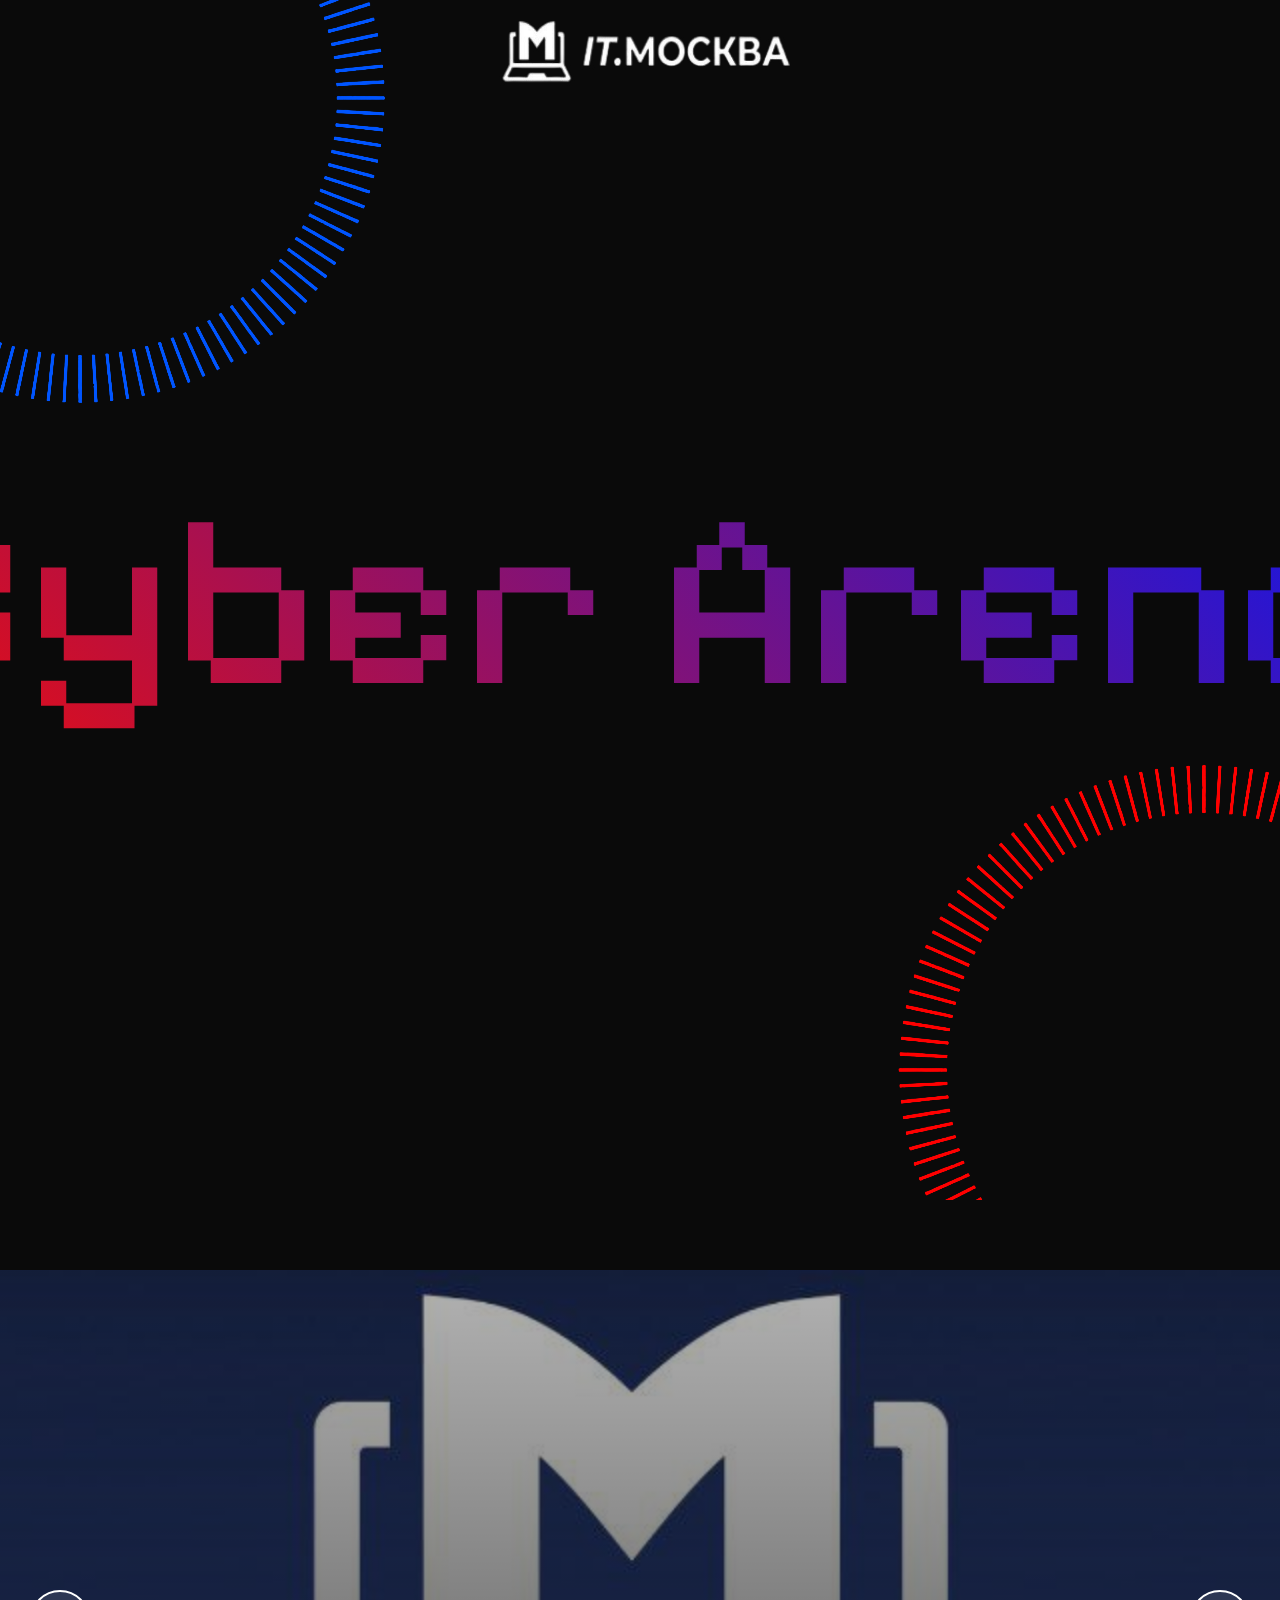
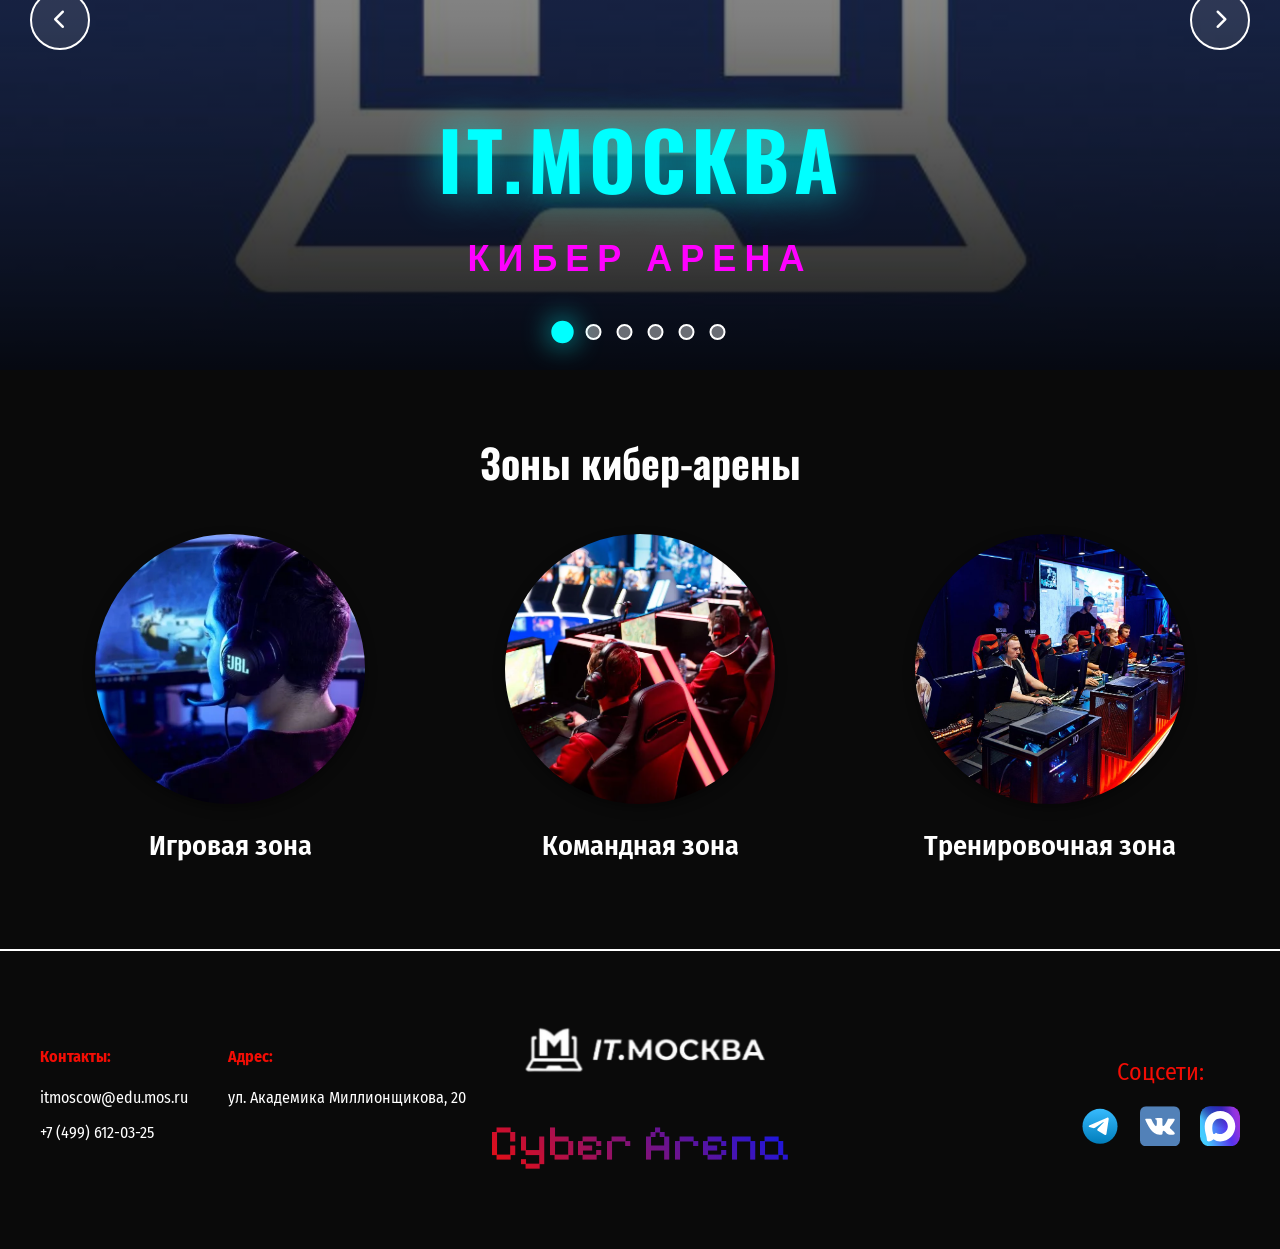
<file: xacaton/index.html>
<!DOCTYPE html>
<html lang="ru">
<head>
  <meta charset="UTF-8" />
  <meta name="viewport" content="width=device-width, initial-scale=1.0" />
  <title>IT.МОСКВА | КИБЕР АРЕНА</title>
  <link rel="preconnect" href="https://fonts.googleapis.com">
  <link rel="preconnect" href="https://fonts.gstatic.com" crossorigin>
  <link href="https://fonts.googleapis.com/css2?family=Oswald:wght@200..700&family=Rajdhani:wght@400;500;600;700&family=Fira+Sans+Condensed:wght@300;400;500;600;700&family=Pixelify+Sans:wght@400..700&display=swap" rel="stylesheet">
  <link rel="stylesheet" href="https://cdnjs.cloudflare.com/ajax/libs/font-awesome/6.4.0/css/all.min.css">
  <link rel="stylesheet" href="style.css">
</head>
  <header class="header">
    <img class="header-logo" src="./image/Лого.png" alt="Логотип ИТ.Москва">
    <img class="header-shtrih-blue" src="./image/Штрих синий (1).png" alt="">
    <span class="header-span">Cyber Arena</span>
    <img class="header-shtrih-red" src="./image/Штрих красный (1).png" alt="">
  </header>

  <section id="home" class="hero-slider">
    <div class="slider-container">
      <div class="slide active">
        <img src="./image/5280623730675619363.jpg" alt="Cyber Arena">
        <div class="slide-overlay"></div>
        <div class="slide-content">
          <h1 class="slide-title">IT.МОСКВА</h1>
          <p class="slide-subtitle">КИБЕР АРЕНА</p>
        </div>
      </div>

      <div class="slide">
        <img src="./image/i (9).png" alt="Tournaments">
        <div class="slide-overlay"></div>
        <div class="slide-content">
          <h1 class="slide-title">УЧАСТВУЙ В ТУРНИРАХ</h1>
          <p class="slide-text">ПОПАДИ В КОМАНДУ IT.МОСКВА</p>
          <p class="slide-text highlight">И ПОБЕЖДАЙ НА ЧЕМПИОНАТЕ РОССИИ</p>
        </div>
      </div>

      <div class="slide">
        <img src="./image/orig (2).jpg" alt="Event">
        <div class="slide-overlay"></div>
        <div class="slide-content">
          <div class="event-info">
            <p class="event-date">1 АПРЕЛЯ</p>
            <p class="event-place">КАБИНЕТ 317</p>
            <p class="event-time">15:00</p>
          </div>
          <p class="slide-text">ПРИХОДИ ЗА ПОБЕДОЙ</p>
          <p class="slide-text">И НОВЫМИ ЗНАКОМСТВАМИ!</p>
        </div>
      </div>

      <div class="slide">
        <img src="./image/maxresdefault.jpg" alt="Dread Quote">
        <div class="slide-overlay"></div>
        <div class="slide-content">
          <h1 class="slide-title">"КИБЕРСПОРТ — ЭТО<br>ИСКУССТВО"</h1>
          <p class="slide-text">Где каждый ход, каждая реакция и каждое решение имеют значение</p>
          <p class="slide-text highlight">ЭТО НАСТОЯЩАЯ ГОНКА МОЗГОВ</p>
          <p class="slide-text author">— Андрей "Dread" Голубев</p>
        </div>
      </div>

      <div class="slide">
        <img src="./image/bc3b6056ce98f56889c8078174ab43129099f8ac.jpg" alt="Cybersport Quote 2">
        <div class="slide-overlay"></div>
        <div class="slide-content">
          <h1 class="slide-title">"Я НЕ ИГРАЮ, ЧТОБЫ<br>СТАТЬ ЛУЧШИМ"</h1>
          <p class="slide-text">Я играю, потому что уже лучший</p>
          <p class="slide-text highlight">— Faker (T1)</p>
        </div>
      </div>

      <div class="slide">
        <img src="./image/crack.webp" alt="Cybersport Quote 3">
        <div class="slide-overlay"></div>
        <div class="slide-content">
          <h1 class="slide-title">"ПОРАЖЕНИЕ — ЭТО НЕ КОНЕЦ,<br>А УРОК"</h1>
          <p class="slide-text">Каждый проигрыш делает тебя сильнее</p>
          <p class="slide-text highlight">НИКОГДА НЕ СДАВАЙСЯ!</p>
        </div>
      </div>

      <button class="slider-btn prev" onclick="changeSlide(-1)">
        <i class="fas fa-chevron-left"></i>
      </button>
      <button class="slider-btn next" onclick="changeSlide(1)">
        <i class="fas fa-chevron-right"></i>
      </button>

      <div class="slider-dots">
        <span class="dot active" onclick="currentSlide(0)"></span>
        <span class="dot" onclick="currentSlide(1)"></span>
        <span class="dot" onclick="currentSlide(2)"></span>
        <span class="dot" onclick="currentSlide(3)"></span>
        <span class="dot" onclick="currentSlide(4)"></span>
        <span class="dot" onclick="currentSlide(5)"></span>
      </div>
    </div>
  </section>

  <main id="zones" class="main">
    <h1 class="main-title">Зоны кибер-арены</h1>
    <div class="cards-container">
      <div class="card">
        <a href="index3.html" class="card-link">
          <div class="block">
            <img class="block-img" src="./image/игровой.png" alt="Игровая зона">
          </div>
        </a>
        <p class="caption">Игровая зона</p>
      </div>
      <div class="card">
        <a href="index2.html" class="card-link">
          <div class="block">
            <img class="block-img" src="./image/командный тип зоны (1).png" alt="Командная зона">
          </div>
        </a>
        <p class="caption">Командная зона</p>
      </div>
      <div class="card">
        <a href="index4.html" class="card-link">
          <div class="block">
            <img class="block-img" src="./image/тренировочный тип (1).jpg" alt="Тренировочная зона">
          </div>
        </a>
        <p class="caption">Тренировочная зона</p>
      </div>
    </div>
  </main>

  <footer class="footer">
    <div class="footer-left">
      <ul class="footer-ul">
        <li>Контакты:</li>
        <li><a href="mailto:itmoscow@edu.mos.ru">itmoscow@edu.mos.ru</a></li>
        <li><a href="tel:+74996120325">+7 (499) 612-03-25</a></li>
      </ul>
      <ul class="footer-ul">
        <li>Адрес:</li>
        <li>ул. Академика Миллионщикова, 20</li>
      </ul>
    </div>
    <div class="footer-center">
      <img class="footer-logo" src="./image/Лого.png" alt="Логотип ИТ.Москва">
      <span class="footer-span">Cyber Arena</span>
    </div>
    <div class="footer-right">
      <span class="footer-soc">Соцсети:</span>
      <div class="footer-icons">
        <a href="https://t.me/itmoscow1"><img class="footer-icon" src="./image/telegram.svg" alt="Telegram"></a>
        <a href="https://vk.com/it.moscowpro"><img class="footer-icon" src="./image/vk.svg" alt="ВКонтакте"></a>
        <a href="https://max.ru/id7724035635_gos"><img class="footer-icon" src="./image/MAX.svg" alt="MAX"></a>
      </div>
    </div>
  </footer>

  <script src="script.js"></script>
</body>

</html>
</file>
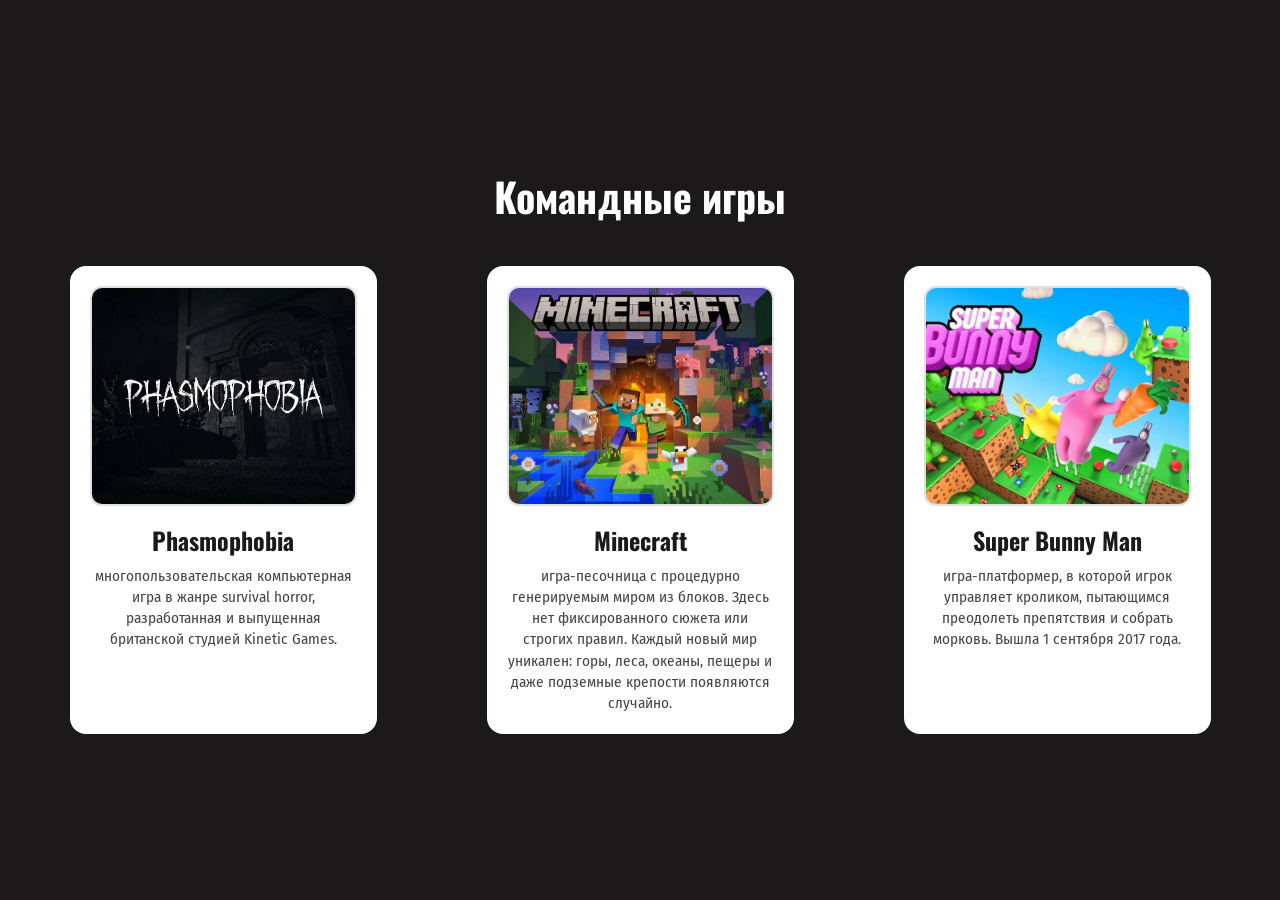
<file: xacaton/index2.html>
<!DOCTYPE html>
<html lang="ru">
<head>
  <meta charset="UTF-8" />
  <meta name="viewport" content="width=device-width, initial-scale=1.0" />
  <title>Кибер-арена</title>
  <link rel="preconnect" href="https://fonts.googleapis.com" />
  <link rel="preconnect" href="https://fonts.gstatic.com" crossorigin />
  <link href="https://fonts.googleapis.com/css2?family=Oswald:wght@200..700&family=Fira+Sans+Condensed:wght@300;400;500;600;700&display=swap" rel="stylesheet">
  <link rel="stylesheet" href="style2.css" />
</head>
<body>
  <main class="main">
    <h1 class="main-title">Командные игры</h1>
    <div class="cards-container">
        <div class="card">
            <img src="./image/i (2).jpg" alt="Phasmophobia">
            <h3>Phasmophobia</h3>
            <p>многопользовательская компьютерная игра в жанре survival horror, разработанная и выпущенная британской студией Kinetic Games.</p>
        </div>
        <div class="card">
            <img src="./image/orig (2).jpg" alt="Minecraft">
            <h3>Minecraft</h3>
            <p>игра-песочница с процедурно генерируемым миром из блоков. Здесь нет фиксированного сюжета или строгих правил. Каждый новый мир уникален: горы, леса, океаны, пещеры и даже подземные крепости появляются случайно.</p>
        </div>
        <div class="card">
            <img src="./image/5278434654564324960.jpg" alt="Super Bunny Man">
            <h3>Super Bunny Man</h3>
            <p>игра-платформер, в которой игрок управляет кроликом, пытающимся преодолеть препятствия и собрать морковь. Вышла 1 сентября 2017 года.  </p>
        </div>
        </div>
    </div>
  </main>
</body>
</file>
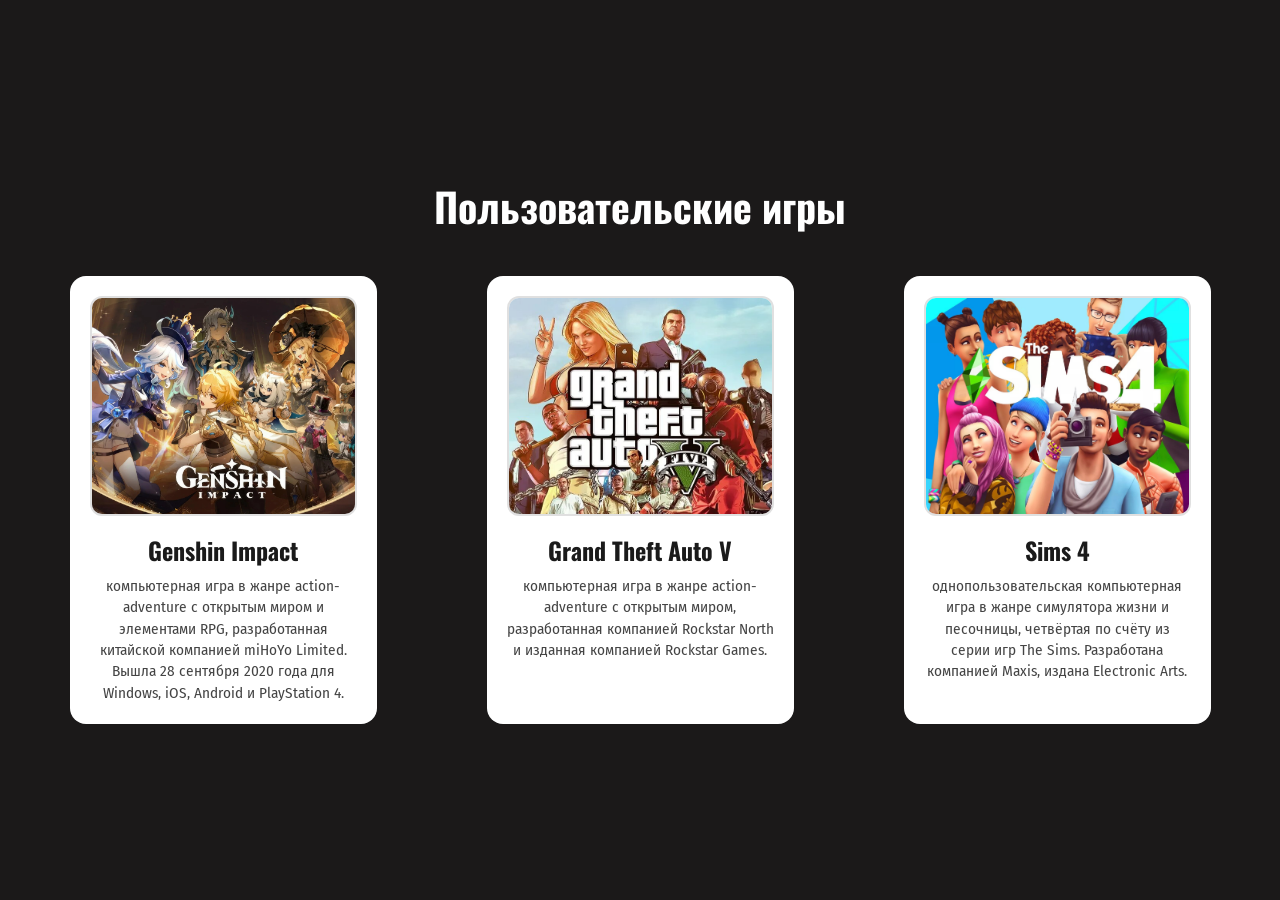
<file: xacaton/index3.html>
<!DOCTYPE html>
<html lang="ru">
<head>
  <meta charset="UTF-8" />
  <meta name="viewport" content="width=device-width, initial-scale=1.0" />
  <title>Кибер-арена</title>
  <link rel="preconnect" href="https://fonts.googleapis.com" />
  <link rel="preconnect" href="https://fonts.gstatic.com" crossorigin />
  <link href="https://fonts.googleapis.com/css2?family=Oswald:wght@200..700&family=Fira+Sans+Condensed:wght@300;400;500;600;700&display=swap" rel="stylesheet">
  <link rel="stylesheet" href="style2.css" />
</head>
<body>
  <main class="main">
    <h1 class="main-title">Пользовательские игры</h1>
    <div class="cards-container">
        <div class="card">
            <img src="./image/i (4).jpg" alt="Genshin Impact">
            <h3>Genshin Impact</h3>
            <p>компьютерная игра в жанре action-adventure с открытым миром и элементами RPG, разработанная китайской компанией miHoYo Limited. Вышла 28 сентября 2020 года для Windows, iOS, Android и PlayStation 4. </p>
        </div>
        <div class="card">
            <img src="./image/orig.jpg" alt="Grand Theft Auto V">
            <h3>Grand Theft Auto V</h3>
            <p>компьютерная игра в жанре action-adventure с открытым миром, разработанная компанией Rockstar North и изданная компанией Rockstar Games. </p>
        </div>
        <div class="card">
            <img src="./image/p1_2353998_f2df7879.jpg" alt="Sims 4">
            <h3>Sims 4</h3>
            <p>однопользовательская компьютерная игра в жанре симулятора жизни и песочницы, четвёртая по счёту из серии игр The Sims. Разработана компанией Maxis, издана Electronic Arts. </p>
        </div>
        </div>
    </div>
  </main>
</body>
</file>
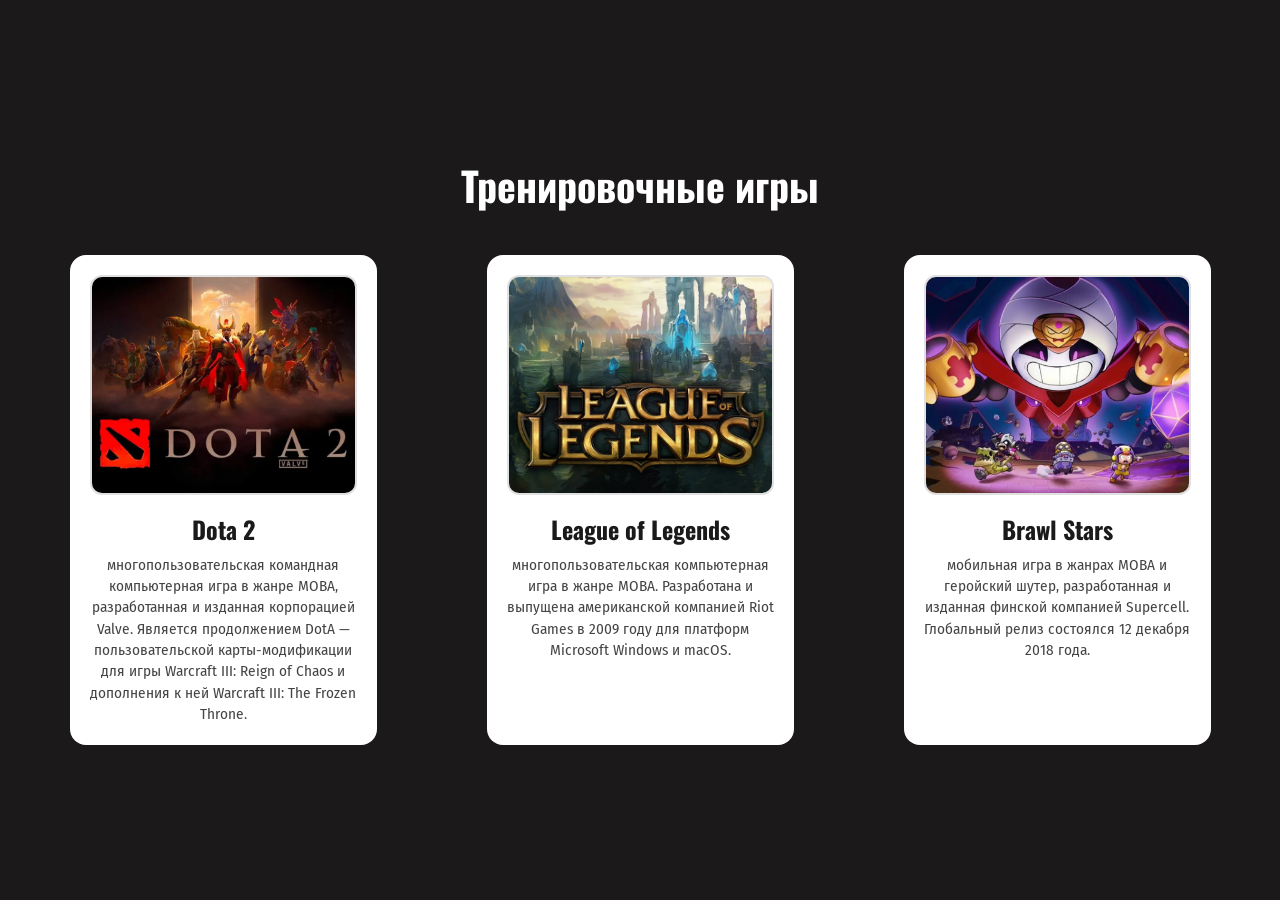
<file: xacaton/index4.html>
<!DOCTYPE html>
<html lang="ru">
<head>
  <meta charset="UTF-8" />
  <meta name="viewport" content="width=device-width, initial-scale=1.0" />
  <title>Кибер-арена</title>
  <link rel="preconnect" href="https://fonts.googleapis.com" />
  <link rel="preconnect" href="https://fonts.gstatic.com" crossorigin />
  <link href="https://fonts.googleapis.com/css2?family=Oswald:wght@200..700&family=Fira+Sans+Condensed:wght@300;400;500;600;700&display=swap" rel="stylesheet">
  <link rel="stylesheet" href="style2.css" />
</head>
<body>
  <main class="main">
    <h1 class="main-title">Тренировочные игры</h1>
    <div class="cards-container">
        <div class="card">
            <img src="./image/i (1).jpg" alt="Dota 2">
            <h3>Dota 2</h3>
            <p>многопользовательская командная компьютерная игра в жанре MOBA, разработанная и изданная корпорацией Valve. Является продолжением DotA — пользовательской карты-модификации для игры Warcraft III: Reign of Chaos и дополнения к ней Warcraft III: The Frozen Throne.</p>
        </div>
        <div class="card">
            <img src="./image/uzA1YAjT3FFsg7tmbqazrA.jpeg" alt="League of Legends">
            <h3>League of Legends</h3>
            <p>многопользовательская компьютерная игра в жанре MOBA. Разработана и выпущена американской компанией Riot Games в 2009 году для платформ Microsoft Windows и macOS.</p>
        </div>
        <div class="card">
            <img src="./image/i.jpg" alt="Brawl Stars">
            <h3>Brawl Stars</h3>
            <p>мобильная игра в жанрах MOBA и геройский шутер, разработанная и изданная финской компанией Supercell. Глобальный релиз состоялся 12 декабря 2018 года.</p>
        </div>
        </div>
    </div>
  </main>
</body>
</file>
<file: xacaton/style.css>
* {
  margin: 0;
  padding: 0;
  box-sizing: border-box;
}

*,
*::before,
*::after {
  box-sizing: border-box;
}

button {
  background: none;
  border: none;
  outline: none;
  cursor: pointer;
}

a {
  text-decoration: none;
  color: inherit;
}

ul {
  list-style-type: none;
}

img {
  max-width: 100%;
  display: block;
}

table {
  width: 100%;
  border-collapse: collapse;
}

:root {
  --primary: #00ffff;
  --secondary: #ff00ff;
  --accent: #7b2cbf;
  --dark: #0a0a0a;
  --darker: #050505;
  --light: #ffffff;
  --gray: #888888;
}

html {
  scroll-behavior: smooth;
}

body {
  font-family: 'Rajdhani', sans-serif;
  background-color: var(--dark);
  color: var(--light);
  line-height: 1.6;
  overflow-x: hidden;
}

.container {
  max-width: 1200px;
  margin: 0 auto;
  padding: 0 20px;
}

.logo {
  display: flex;
  align-items: center;
  gap: 10px;
  font-family: 'Oswald', sans-serif;
  font-size: 24px;
  font-weight: 700;
  color: var(--primary);
  text-transform: uppercase;
}

.logo i {
  font-size: 28px;
  animation: pulse 2s infinite;
}

@keyframes pulse {
  0%, 100% { opacity: 1; }
  50% { opacity: 0.7; }
}

.nav-menu {
  display: flex;
  list-style: none;
  gap: 30px;
}

.nav-menu a {
  color: var(--light);
  text-decoration: none;
  font-weight: 500;
  text-transform: uppercase;
  font-size: 14px;
  letter-spacing: 1px;
  transition: color 0.3s;
  position: relative;
}

.nav-menu a::after {
  content: '';
  position: absolute;
  bottom: -5px;
  left: 0;
  width: 0;
  height: 2px;
  background: var(--primary);
  transition: width 0.3s;
}

.nav-menu a:hover {
  color: var(--primary);
}

.nav-menu a:hover::after {
  width: 100%;
}

.hero-slider {
  padding-top: 70px;
}

.slider-container {
  position: relative;
  width: 100%;
  height: 700px;
  overflow: hidden;
}

.slide {
  position: absolute;
  width: 100%;
  height: 100%;
  opacity: 0;
  transition: opacity 1s ease-in-out;
}

.slide.active {
  opacity: 1;
}

.slide img {
  width: 100%;
  height: 100%;
  object-fit: cover;
}

.slide-overlay {
  position: absolute;
  top: 0;
  left: 0;
  width: 100%;
  height: 100%;
  background: linear-gradient(
    to bottom,
    rgba(0, 0, 0, 0.3) 0%,
    rgba(0, 0, 0, 0.5) 50%,
    rgba(0, 0, 0, 0.9) 100%
  );
}

.slide-content {
  position: absolute;
  bottom: 0;
  left: 0;
  right: 0;
  padding: 60px;
  text-align: center;
  z-index: 2;
}

.slide-title {
  font-family: 'Oswald', sans-serif;
  font-size: 80px;
  font-weight: 700;
  text-transform: uppercase;
  letter-spacing: 5px;
  margin-bottom: 10px;
  text-shadow: 0 0 40px rgba(0, 255, 255, 0.8);
  color: var(--primary);
  animation: slideUp 0.8s ease-out;
}

.slide-subtitle {
  font-size: 36px;
  font-weight: 600;
  text-transform: uppercase;
  letter-spacing: 8px;
  margin-bottom: 20px;
  color: var(--secondary);
  animation: slideUp 0.8s ease-out 0.2s both;
}

.slide-text {
  font-size: 28px;
  font-weight: 500;
  text-transform: uppercase;
  letter-spacing: 3px;
  margin: 10px 0;
  animation: slideUp 0.8s ease-out 0.4s both;
}

.slide-text.highlight {
  color: var(--primary);
  text-shadow: 0 0 20px rgba(0, 255, 255, 0.6);
}

.event-info {
  margin-bottom: 30px;
  animation: slideUp 0.8s ease-out;
}

.event-date {
  font-family: 'Oswald', sans-serif;
  font-size: 56px;
  font-weight: 700;
  color: var(--primary);
  text-transform: uppercase;
  letter-spacing: 4px;
}

.event-place {
  font-size: 28px;
  color: var(--secondary);
  text-transform: uppercase;
  margin: 5px 0;
}

.event-time {
  font-size: 42px;
  font-weight: 700;
  color: #ffff00;
}

.btn-glow {
  display: inline-block;
  margin-top: 30px;
  padding: 15px 40px;
  background: transparent;
  border: 2px solid var(--primary);
  color: var(--primary);
  font-family: 'Oswald', sans-serif;
  font-weight: 600;
  text-transform: uppercase;
  text-decoration: none;
  letter-spacing: 2px;
  transition: all 0.3s;
  animation: slideUp 0.8s ease-out 0.6s both;
}

.btn-glow:hover {
  background: var(--primary);
  color: var(--dark);
  box-shadow: 0 0 40px rgba(0, 255, 255, 0.8);
}

.slider-btn {
  position: absolute;
  top: 50%;
  transform: translateY(-50%);
  width: 60px;
  height: 60px;
  border: 2px solid var(--light);
  border-radius: 50%;
  background: rgba(255, 255, 255, 0.1);
  color: var(--light);
  font-size: 20px;
  cursor: pointer;
  transition: all 0.3s;
  z-index: 10;
}

.slider-btn:hover {
  background: var(--primary);
  border-color: var(--primary);
  color: var(--dark);
  box-shadow: 0 0 30px rgba(0, 255, 255, 0.8);
}

.slider-btn.prev { left: 30px; }
.slider-btn.next { right: 30px; }

.slider-dots {
  position: absolute;
  bottom: 30px;
  left: 50%;
  transform: translateX(-50%);
  display: flex;
  gap: 15px;
  z-index: 10;
}

.dot {
  width: 16px;
  height: 16px;
  border-radius: 50%;
  background: rgba(255, 255, 255, 0.4);
  border: 2px solid var(--light);
  cursor: pointer;
  transition: all 0.3s;
}

.dot.active {
  background: var(--primary);
  border-color: var(--primary);
  transform: scale(1.4);
  box-shadow: 0 0 20px rgba(0, 255, 255, 0.8);
}

.slide-text:nth-of-type(2) {
  font-style: italic;
  color: var(--gray);
  font-size: 20px;
  letter-spacing: 2px;
}

.slide-title br {
  display: block;
  margin: 8px 0;
}

.slide-text.highlight::after {
  content: '';
  position: absolute;
  bottom: -5px;
  left: 50%;
  transform: translateX(-50%);
  width: 80%;
  height: 2px;
  background: linear-gradient(90deg, transparent, var(--primary), transparent);
  opacity: 0.7;
}

.slide.active .slide-title { animation: slideUp 0.8s ease-out 0.1s both; }
.slide.active .slide-text { animation: slideUp 0.8s ease-out 0.3s both; }
.slide.active .slide-text.highlight { animation: slideUp 0.8s ease-out 0.5s both; }

@keyframes slideUp {
  from {
    opacity: 0;
    transform: translateY(40px);
  }
  to {
    opacity: 1;
    transform: translateY(0);
  }
}

.main {
  display: flex;
  flex-direction: column;
  align-items: center;
  gap: 40px;
  padding: 60px 20px 80px;
  font-family: 'Fira Sans Condensed', sans-serif;
}

.main-title {
  color: white;
  font-family: 'Oswald', sans-serif;
  font-size: 2.5rem;
  text-align: center;
  margin: 0;
}

.cards-container {
  display: flex;
  gap: 140px;
  justify-content: center;
  align-items: center;
  flex-wrap: wrap;
}

.card {
  display: flex;
  flex-direction: column;
  align-items: center;
  gap: 20px;
}

.card-link {
  display: block;
  text-decoration: none;
  color: inherit;
}

.block {
  width: 270px;
  height: 270px;
  border-radius: 50%;
  overflow: hidden;
  box-shadow: 0 4px 12px rgba(0, 0, 0, 0.4);
  transition: transform 0.3s ease;
}

.block:hover {
  transform: scale(1.05);
}

.block-img {
  width: 100%;
  height: 100%;
  object-fit: cover;
  display: block;
}

.caption {
  margin: 0;
  font-size: 28px;
  font-weight: 600;
  text-align: center;
}

.header {
  position: relative;
  width: 100%;
  height: 1200px;
  overflow: hidden;
}

.header-logo {
  width: 300px;
  height: 70px;
  position: absolute;
  top: 20px; 
  left: 50%;
  transform: translateX(-50%);
  z-index: 3; 
}

.header-span {
  background: linear-gradient(45deg, #f30d05, #0217f8);
  -webkit-background-clip: text;
  -webkit-text-fill-color: transparent;
  background-clip: text;
  color: transparent;
  font-size: 250px;
  text-align: center;
  font-family: 'Pixelify Sans', sans-serif;
  position: absolute;
  top: 50%;
  left: 50%;
  transform: translate(-50%, -50%);
  z-index: 1;
  white-space: nowrap; 
}

.header-img-sonic {
  width: 700px;
  height: 900px;
  position: absolute;
  top: 50%;
  left: 50%;
  transform: translate(-50%, -50%);
  z-index: 2;
}

.header-shtrih-red {
  position: absolute;
  right: 0;
  bottom: 0;
}

.footer {
  display: flex;
  justify-content: flex-start;  
  align-items: center;
  position: relative;
  padding: 20px 40px;
  border-top: 2px solid #fff;
  height: 300px;
  width: 100%;
  box-sizing: border-box;
}

.footer-left {
  display: flex;
  gap: 40px;
  flex-shrink: 0;
  z-index: 2;                 
}

.footer-ul {
  color: white;
  font-family: "Fira Sans Condensed", sans-serif;
  font-size: 16px;
  list-style: none;
  padding: 0;
  margin: 0;
}

.footer-ul li {
  margin-bottom: 10px;
}

.footer-ul li:first-child {
  font-weight: bold;
  margin-bottom: 15px;
  color: #f30d05;
}

.footer-ul a {
  color: white;
  text-decoration: none;
  transition: color 0.3s;
}

.footer-ul a:hover {
  color: #0217f8;
}

.footer-center {
  position: absolute;
  top: 50%;
  left: 50%;
  transform: translate(-50%, -50%); 
  display: flex;
  flex-direction: column;
  align-items: center;
  gap: 15px;
  z-index: 1;
}

.footer-logo {
  width: 250px;
  height: 70px;
  object-fit: contain;
}

.footer-span {
  background: linear-gradient(45deg, #f30d05, #0217f8);
  -webkit-background-clip: text;
  -webkit-text-fill-color: transparent;
  background-clip: text;
  color: transparent;
  font-size: 50px;
  font-family: 'Pixelify Sans', sans-serif;
  white-space: nowrap;
}

.footer-right {
  position: absolute;
  right: 40px;     
  top: 50%;
  transform: translateY(-50%); 
  display: flex;
  flex-direction: column;
  align-items: center;     
  gap: 15px;
  z-index: 2;       
}

.footer-soc {
  color: #f30d05;
  font-family: "Fira Sans Condensed", sans-serif;
  font-size: 24px;
  text-align: center;   
}

.footer-icons {
  display: flex;
  align-items: center;
  gap: 20px;
  justify-content: center;   
}

.footer-icon {
  width: 40px;
  height: 40px;
  transition: transform 0.3s ease;
  cursor: pointer;
}

.footer-icon:hover {
  transform: scale(1.2);
}

@media (max-width: 992px) {
  .nav-menu {
    display: none;
  }
  
  .slider-container {
    height: 600px;
  }
  
  .slide-title {
    font-size: 60px;
  }
}

@media (max-width: 768px) {
  .slider-container {
    height: 500px;
  }
  
  .slide-content {
    padding: 40px 20px;
  }
  
  .slide-title {
    font-size: 42px;
    letter-spacing: 2px;
  }
  
  .slide-title br {
    display: none;
  }
  
  .slide-subtitle {
    font-size: 24px;
  }
  
  .slide-text {
    font-size: 18px;
  }
  
  .event-date {
    font-size: 40px;
  }
  
  .event-time {
    font-size: 32px;
  }
  
  .slider-btn {
    width: 45px;
    height: 45px;
  }
  
  .slider-btn.prev { left: 15px; }
  .slider-btn.next { right: 15px; }
  
  .btn-join {
    display: none;
  }

  .main {
    gap: 30px;
    padding: 40px 15px;
  }

  .main-title {
    font-size: 2rem;
  }

  .cards-container {
    flex-direction: column;
    gap: 40px;
    align-items: center;
  }

  .block {
    width: 240px;
    height: 240px;
  }

  .caption {
    font-size: 24px;
  }

  .header {
    height: auto;
    min-height: 100vh;
    padding: 20px 15px;
    display: flex;
    flex-direction: column;
    align-items: center;
    justify-content: center;
    gap: 20px;
  }
  
  .header-logo {
    position: static;
    transform: none;
    width: 200px;
    height: auto;
    margin-bottom: 10px;
    z-index: auto;
  }
  
  .header-span {
    position: static;
    transform: none;
    font-size: 48px;
    text-align: center;
    width: 100%;
    z-index: auto;
  }
  
  .header-shtrih-red {
    display: none;
  }
  
  .header-img-sonic {
    position: static;
    transform: none;
    width: 100%;
    max-width: 400px;
    height: auto;
    z-index: auto;
    margin-top: 20px;
  }

  .footer {
    flex-direction: column;
    height: auto;
    padding: 30px 20px;
    gap: 30px;
    text-align: center;
  }

  .footer-left,
  .footer-center,
  .footer-right {
    position: static;
    transform: none;
    width: 100%;
    align-items: center;
    text-align: center;
  }

  .footer-left {
    flex-direction: column;
    gap: 20px;
  }

  .footer-ul {
    font-size: 14px;
  }

  .footer-ul li:first-child {
    font-size: 18px;
  }

  .footer-logo {
    width: 180px;
    height: auto;
  }

  .footer-span {
    font-size: 32px;
  }

  .footer-right {
    align-items: center;
  }

  .footer-soc {
    font-size: 24px;
    text-align: center;
  }

  .footer-icons {
    justify-content: center;
    gap: 15px;
  }

  .footer-icon {
    width: 35px;
    height: 35px;
  }
}

@media (max-width: 480px) {
  .slider-container {
    height: 450px;
  }
  
  .slide-title {
    font-size: 32px;
    letter-spacing: 1px;
  }
  
  .slide-text {
    font-size: 16px;
  }
  
  .event-date {
    font-size: 32px;
  }
  
  .block {
    width: 220px;
    height: 220px;
  }
  
  .caption {
    font-size: 22px;
  }

  .header-span {
    font-size: 36px;
  }

  .header-img-sonic {
    max-width: 300px;
  }

}
</file>
<file: xacaton/style2.css>
* {
  box-sizing: border-box;
}

body {
  margin: 0;
  display: flex;
  justify-content: center;
  align-items: center;
  background-color: #1B1919;
  min-height: 100vh;
  font-family: 'Fira Sans Condensed', sans-serif;
  color: white;
}

.main {
  display: flex;
  flex-direction: column;
  align-items: center;
  gap: 40px;
  padding: 20px;
  max-width: 1200px;
}

.main-title {
  color: white;
  font-family: 'Oswald', sans-serif;
  font-size: 2.5rem;
  text-align: center;
  margin: 0;
}

.cards-container {
  display: flex;
  gap: 110px;
  justify-content: center;
  flex-wrap: wrap;
}

.card {
  background: white;
  border-radius: 16px;
  width: 307px;
  padding: 20px;
  text-align: center;
  transition: transform 0.3s ease;
}

.card:hover{
    transform: scale(1.05);
}

.card img {
  width: 100%;
  height: 220px;
  object-fit: cover;
  border: 2px solid #e0e0e0;
  border-radius: 12px;
  display: block;
}

.card h3 {
  font-family: 'Oswald', sans-serif;
  font-size: 1.5rem;
  margin: 16px 0 8px;
  color: #1a1a1a;
}

.card p {
  font-size: 0.95rem;
  color: #444;
  line-height: 1.4;
  margin: 0;
}

@media (max-width: 768px) {
  .main {
    gap: 30px;
    padding: 15px;
  }

  .main-title {
    font-size: 2rem;
  }

  .cards-container {
    flex-direction: column;
    align-items: center;
    gap: 30px;
  }

  .card {
    width: 90%;
    max-width: 350px;
    padding: 16px;
  }

  .card img {
    height: 180px;
  }

  .card h3 {
    font-size: 1.3rem;
  }

  .card p {
    font-size: 0.9rem;
  }
}
</file>
